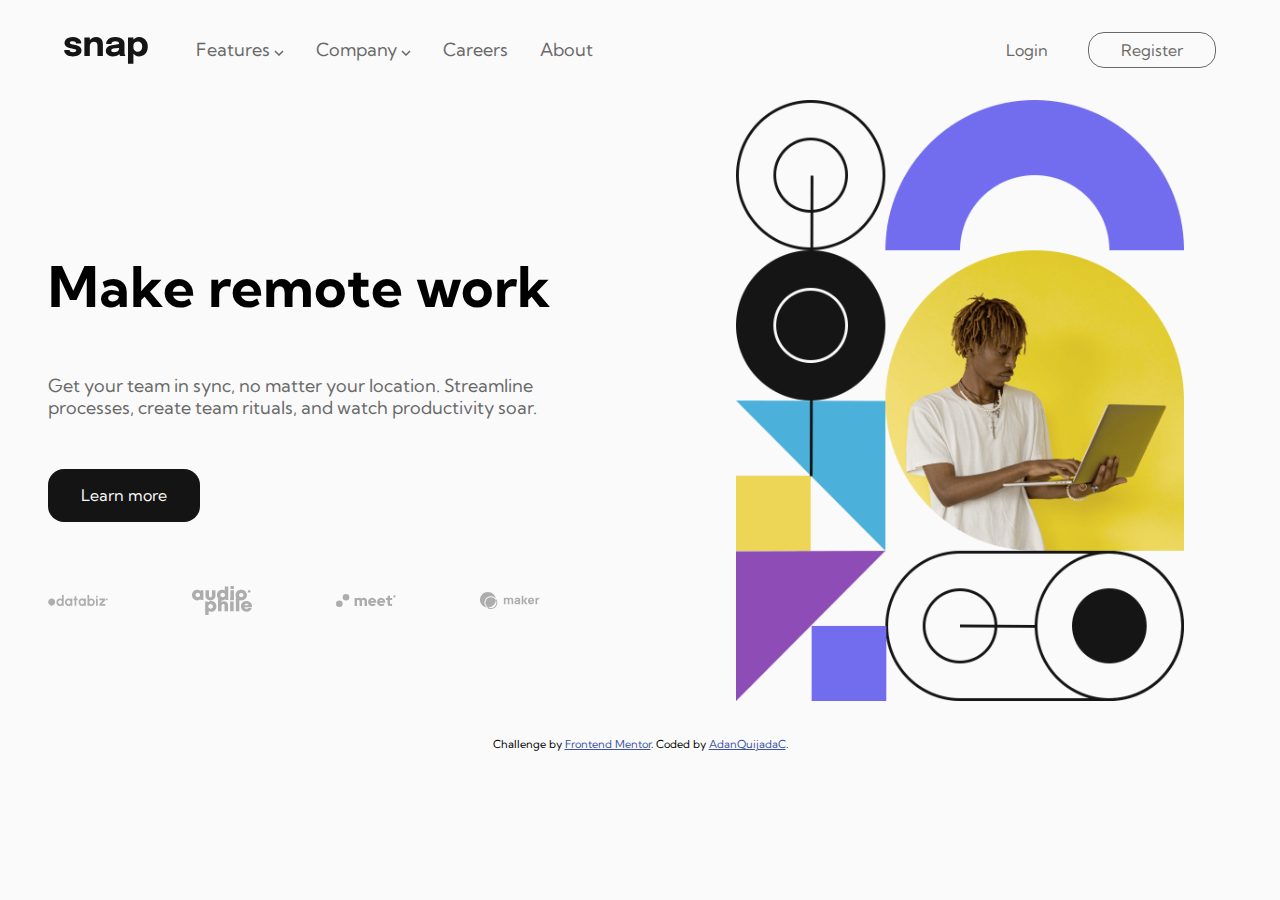
<file: index.html>
<!DOCTYPE html>
<html lang="en">

<head>
  <meta charset="UTF-8">
  <meta name="viewport" content="width=device-width, initial-scale=1.0">

  <link rel="icon" type="image/png" sizes="32x32" href="./images/favicon-32x32.png">
  <!-- Normalize CSS v8.0.1 -->
  <link rel="stylesheet" href="src/css/normalize.css">
  <link rel="stylesheet" href="src/css/stytes.css">

  <title>Frontend Mentor | Intro section with dropdown navigation - My solution</title>

  <style>
    .attribution {
      font-size: 11px;
      text-align: center;
      position: absolute;
      bottom: 0;
      width: 100%;

    }

    .attribution a {
      color: hsl(228, 45%, 44%);
    }

    @media(min-width: 768px) {
      .attribution {
        bottom: -50px;
      }
    }
  </style>
</head>

<body>

  <!-- Header -->
  <header>
    <div class="container">
      <nav>
        <img class="logo" src="images/logo.svg" alt="">
        <div class="menu-toggle">
          <input class="menu-checked" type="checkbox" name="" title="checked" id="menu-label">
          <label id="trigger-label" for="menu-label">
            <img class="show" src="images/icon-menu.svg" alt="">
            <img class="hidden" src="images/icon-close-menu.svg" alt="">
          </label>

        </div>
        <div class="menu-bg">
          <section class="menu-content">
            <div class="nav-bg">
              <ul class="menu-list">

                <li class="menu-list__item">
                  <input type="checkbox" name="" id="features" title="features">
                  <label for="features">
                    <a class="menu-list__link">
                      Features
                    </a>
                  </label>

                  <span>
                    <img class="down" src="images/icon-arrow-down.svg" alt="">
                    <img class="up" src="images/icon-arrow-up.svg" alt="">
                  </span>
                  <div class="menu-sub-background">
                    <ul class="menu-sub">
                      <li class="menu-sub__item">
                        <span>
                          <img src="images/icon-todo.svg" alt="">
                        </span>
                        <a class="menu-sub__link" href="">
                          Todo List
                        </a>
                      </li>
                      <li class="menu-sub__item">
                        <span>
                          <img src="images/icon-calendar.svg" alt="">
                        </span>
                        <a class="menu-sub__link" href="">
                          Calendar
                        </a>
                      </li>
                      <li class="menu-sub__item">
                        <span>
                          <img src="images/icon-reminders.svg" alt="">
                        </span>
                        <a class="menu-sub__link" href="">
                          Reminders
                        </a>
                      </li>
                      <li class="menu-sub__item">
                        <span>
                          <img src="images/icon-planning.svg" alt="">
                        </span>
                        <a class="menu-sub__link" href="">
                          Planning
                        </a>
                      </li>
                    </ul>
                  </div>

                </li>


                <li class="menu-list__item">
                  <input type="checkbox" name="" id="company" title="features">
                  <label for="company">
                    <a class="menu-list__link">
                      Company
                    </a>
                  </label>
                  <span>
                    <img class="down" src="images/icon-arrow-down.svg" alt="">
                    <img class="up" src="images/icon-arrow-up.svg" alt="">
                  </span>
                  <div class="menu-sub-background menu-sub--second">
                    <ul class="menu-sub ">
                      <li class="menu-sub__item">
                        <a class="menu-sub__link" href="">
                          History
                        </a>
                      </li>
                      <li class="menu-sub__item">
                        <a class="menu-sub__link" href="">
                          Our Team
                        </a>
                      </li>
                      <li class="menu-sub__item">
                        <a class="menu-sub__link" href="">
                          Blog
                        </a>
                      </li>
                    </ul>
                  </div>

                </li>


                <li class="menu-list__item">
                  <a class="menu-list__link" href="">
                    Careers
                  </a>
                </li>


                <li class="menu-list__item">
                  <a class="menu-list__link" href="">
                    About
                  </a>
                </li>
              </ul>
              <form class="menu-form" action="">
                <input type="button" value="Login">
                <button type="submit">Register</button>
              </form>
            </div>

          </section>

        </div>

      </nav>
    </div>
  </header>

  <!-- Main -->
  <main>
    <div class="container">
      <section class="make">
        <div class="card">
          <div class="card-body">
            <h1> Make remote work</h1>
            <p>Get your team in sync, no matter your location. Streamline processes,
              create team rituals, and watch productivity soar.</p>
            <a class="" href="">
              Learn more
            </a>
          </div>
          <div class="card-footer">
            <img src="images/client-databiz.svg" alt="">
            <img src="images/client-audiophile.svg" alt="">
            <img src="images/client-meet.svg" alt="">
            <img src="images/client-maker.svg" alt="">
          </div>


        </div>
        <figure>
          <img src="images/image-hero-desktop.png" alt="">
        </figure>
      </section>
    </div>
  </main>

  <!-- Attribution -->
  <div class="attribution">
    Challenge by <a href="https://www.frontendmentor.io?ref=challenge" rel="noopener" target="_blank">Frontend
      Mentor</a>.
    Coded by <a href="#">AdanQuijadaC</a>.
  </div>
  <script src="src/js/app.js"></script>
</body>

</html>
</file>
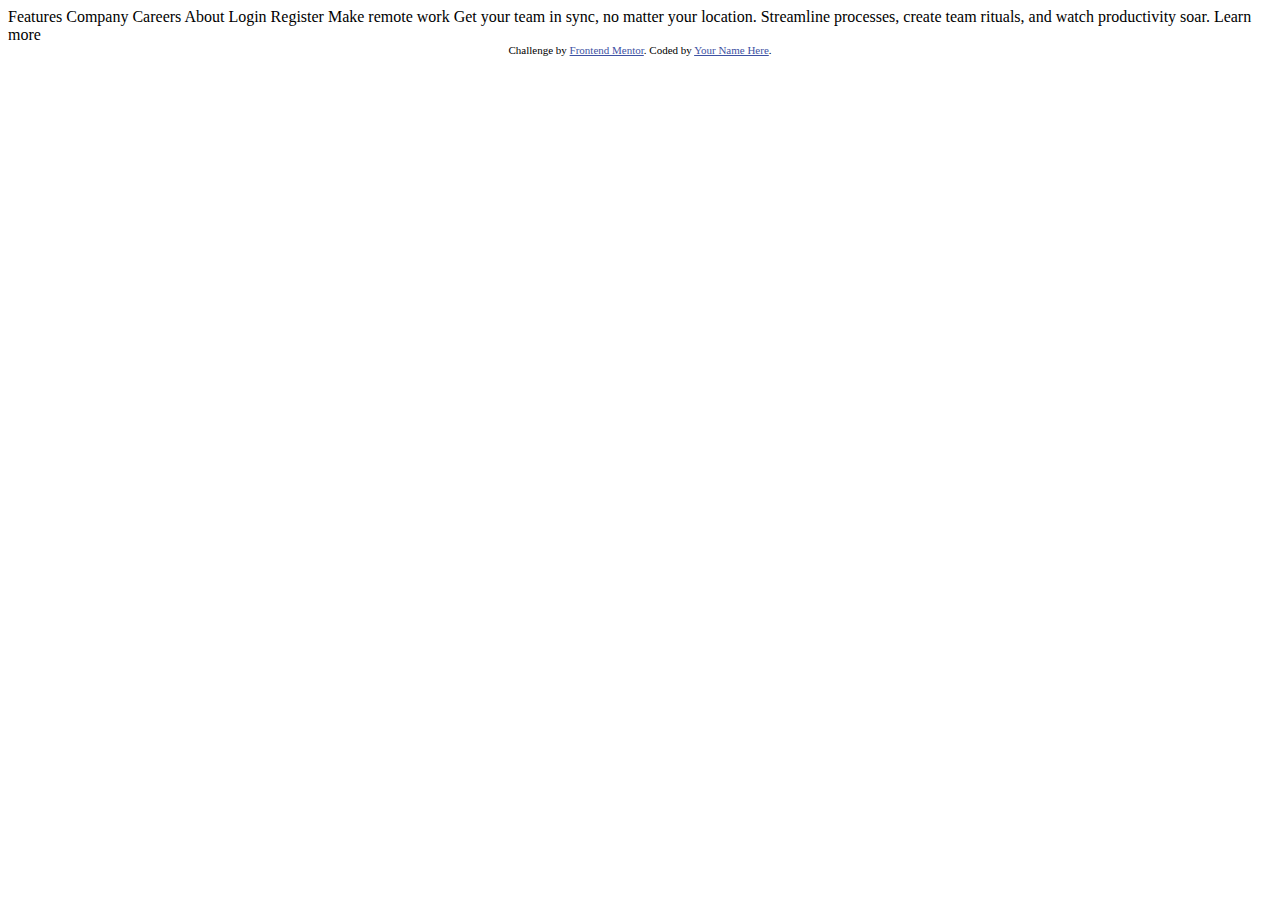
<file: index_Template.html>
<!DOCTYPE html>
<html lang="en">

<head>
  <meta charset="UTF-8">
  <meta name="viewport" content="width=device-width, initial-scale=1.0">
  <!-- displays site properly based on user's device -->

  <link rel="icon" type="image/png" sizes="32x32" href="./images/favicon-32x32.png">

  <title>Frontend Mentor | Intro section with dropdown navigation</title>

  <!-- Feel free to remove these styles or customise in your own stylesheet 👍 -->
  <style>
    .attribution {
      font-size: 11px;
      text-align: center;
    }

    .attribution a {
      color: hsl(228, 45%, 44%);
    }
  </style>
</head>

<body>

  Features
  Company
  Careers
  About

  Login
  Register

  Make remote work

  Get your team in sync, no matter your location. Streamline processes,
  create team rituals, and watch productivity soar.

  Learn more

  <div class="attribution">
    Challenge by <a rel="noopener" href="https://www.frontendmentor.io?ref=challenge" target="_blank">Frontend
      Mentor</a>.
    Coded by <a href="#">Your Name Here</a>.
  </div>
</body>

</html>
</file>
<file: src/css/stytes.css>
@import url('https://fonts.googleapis.com/css2?family=Kumbh+Sans:wght@400;700&display=swap');

html {
    box-sizing: border-box;
}

*,
*:before,
*:after {
    box-sizing: inherit;
}

:root {
    --Almost-White: hsl(0, 0%, 98%);
    --Medium-Gray: hsl(0, 0%, 41%);
    --Almost-Black: hsl(0, 0%, 8%);
}

body {
    font-family: 'Kumbh Sans',
        sans-serif;
    background-color: var(--Almost-White);
    position: relative;
}

nav {
    display: flex;
    justify-content: space-between;
    height: 100px;
    width: 90%;
    align-items: center;
    margin: 0 auto;
}

input {
    display: none;
}

figure {
    margin: 0;
}

.container {
    max-width: 1440px;
    margin: 0 auto;
}

.logo {
    cursor: pointer;
}

.menu-toggle {
    z-index: 10;

}


.menu-bg {
    background-color: rgba(0, 0, 0, 0.137);
    position: fixed;
    width: 100%;
    height: 100%;
    top: 0;
    left: 0;
    display: none;
}

.menu-content {
    background-color: white;
    position: absolute;
    top: 0;
    right: 0;
    height: 100%;
    width: 65%;
    display: flex;
    flex-direction: column;
    justify-content: start;
    padding-top: 5rem;
}

.nav-bg {
    display: flex;
    flex-direction: column;
    gap: 2rem;
}

.menu-list {
    display: flex;
    flex-direction: column;
    gap: 2rem;
    list-style: none;
    padding: 0;
    width: 80%;
    margin: 0 auto;
}

.menu-list__item {
    display: block;

}

.menu-list__link {
    text-decoration: none;
    color: var(--Medium-Gray);
    font-size: 1.3rem;
}

.menu-list__item span .up {
    display: none;
}


.menu-sub-background {
    display: none;

}

.menu-sub {
    list-style: none;
    display: flex;
    flex-direction: column;
    gap: 1rem;
    padding-top: 1rem;

}

.menu-sub__item {
    display: flex;
    gap: 1rem;
    align-items: center;

}

.menu-sub__link {
    text-decoration: none;
    color: var(--Medium-Gray);
}

.menu-form {
    display: flex;
    flex-direction: column;
    gap: 0.5rem;
}

.menu-form input {
    display: block;
    outline: none;
    border: none;
    background-color: white;
    width: 80%;
    margin: 0 auto;
    padding: 0.5rem 0;
}

.menu-form button {
    background-color: white;
    outline: none;
    border: 1px solid black;
    border-radius: 1rem;
    width: 80%;
    margin: 0 auto;
    padding: 0.5rem 0;
}

.show-menu {
    display: block;
}

.menu-label img {
    display: block;
    width: 25px;
    height: 25px;
    cursor: pointer;
}

.hidden {
    display: none;
}

.menu-checked {
    display: none;
}


/*** Events ***/

/* Toggle menu */
.menu-checked:checked~label .show {
    display: none;
}

.menu-checked:checked~label .hidden {
    display: block;
}


/* Toggle sub-menus */
#features:checked~.menu-sub-background {
    display: flex;
}

#company:checked~.menu-sub-background {
    display: flex;
}

#features:checked~span .down {
    display: none;
}

#features:checked~span .up {
    display: inline;
}

#company:checked~span .down {
    display: none;
}

#company:checked~span .up {
    display: inline;
}


/* Main */
.make {
    display: grid;
    grid-template-rows: 1fr 1fr;
    grid-auto-flow: row;
    text-align: center;
}

.card {
    display: flex;
    flex-direction: column;
    gap: 2rem;
    order: 2;
    width: 90%;
    margin: 0 auto;
    align-items: center;
    grid-column: 1/-1;
    grid-row: 2/3;

}

.card-body {
    padding: 2rem 1rem;
    display: flex;
    flex-direction: column;
}

.card-body h1 {
    font-size: 2.5rem;
}

.card-body p {
    color: var(--Medium-Gray);
    line-height: 1.4rem;
    width: 100%;
}

.card-body a {
    text-decoration: none;
    font-size: 1.5rem;
    color: var(--Almost-White);
    background-color: var(--Almost-Black);
    padding: 1rem 2rem;
    border-radius: 1rem;
    display: block;
    width: max-content;
    align-self: center;

}

.card-footer {
    padding: 0 1rem;
    display: grid;
    grid-template-columns: repeat(4, 1fr);
    gap: 2em;
    align-items: center;
    overflow: hidden;
}

.card-footer img {
    width: 60px;
}

.make figure {

    grid-column: 1/-1;
    grid-row: 1/2;
}

.make figure>img {
    background-size: cover;
    width: 100%;
    height: 100%;
    background-position: center;
    background-repeat: no-repeat;


}




/* Media breakpoint 768px */
@media(min-width: 768px) {

    nav {
        position: relative;
        justify-content: start;
        gap: 3rem;
    }

    .menu-toggle {
        display: none;
    }

    .menu-bg {
        display: none;
        background-color: unset;
        position: unset;
        width: auto;
        height: auto;
        top: unset;
        left: unset;
        display: block;

    }

    .menu-content {
        background-color: unset;
        position: unset;
        top: auto;
        right: auto;
        height: auto;
        width: auto;
        display: flex;
        flex-direction: row;
        padding-top: 0;
    }

    .nav-bg {
        display: flex;
        flex-direction: row;
        align-items: center;
        gap: 2rem;
    }

    .menu-list {
        display: flex;
        flex-direction: row;
        gap: 2rem;
        list-style: none;
        padding: 0;
        margin: 0;
        width: auto;
        margin: unset;
        position: relative;
    }

    .menu-list__link {
        font-size: 18px;
        cursor: pointer;
    }

    .menu-form {
        display: flex;
        flex-direction: row;
        gap: 0.5rem;
        position: absolute;
        top: 0;
        right: 0;
        bottom: 0;
        align-items: center;


    }

    .menu-form input {
        display: block;
        outline: none;
        border: none;
        background-color: inherit;
        width: 80%;
        margin: 0 auto;
        padding: 0.5rem 2rem;
        cursor: pointer;
        color: var(--Medium-Gray);
        height: max-content;

    }

    .menu-form button {
        background-color: inherit;
        outline: none;
        border: 1px solid var(--Medium-Gray);
        border-radius: 1rem;
        width: 80%;
        margin: 0 auto;
        padding: 0.5rem 2rem;
        cursor: pointer;
        color: var(--Medium-Gray);
        height: max-content;

    }

    .menu-sub-background {
        position: absolute;
        display: flex;
        display: none;
        top: 100%;
        left: -60px;
        width: max-content;


    }

    .menu-sub--second {
        left: 120px;
    }

    .menu-sub {
        margin-top: 1rem;
        list-style: none;
        display: flex;
        flex-direction: column;
        gap: 1rem;
        padding-top: 1rem;
        padding: 0;
        background-color: white;
        padding: 1rem 1.5rem;
        border-radius: 1rem;
        list-style: none;
        z-index: 10;

    }


    .menu-sub__item {
        display: flex;
        align-items: center;

    }

    .menu-sub__item span img {
        width: 16px;
        width: 16px;
    }

    .menu-sub__link {
        text-decoration: none;
        color: var(--Medium-Gray);
    }


    /* Main */

    .make {
        display: grid;
        grid-template-columns: 1fr 1fr;
        grid-template-rows: 1fr;
        text-align: center;
    }

    .card {
        display: flex;
        flex-direction: column;
        width: 90%;
        margin: 0 auto;
        align-items: unset;
        grid-column: unset;
        grid-row: unset;
        order: 0;
        justify-content: center;



    }

    .card-body {
        padding: 2rem 1rem;
        display: flex;
        flex-direction: column;
        text-align: left;
    }

    .card-body h1 {
        font-size: 3.5rem;
    }

    .card-body p {
        color: var(--Medium-Gray);
        font-size: 18px;
        line-height: 1.4rem;
        width: 100%;
        padding-bottom: 2rem;
    }

    .card-body a {
        text-decoration: none;
        font-size: 1rem;
        color: var(--Almost-White);
        background-color: var(--Almost-Black);
        padding: 1rem 2rem;
        border-radius: 1rem;
        display: block;
        width: max-content;
        align-self: unset;
        border: 1px solid transparent;


    }

    .card-footer {
        padding: 0 1rem;
        display: grid;
        grid-template-columns: repeat(4, 1fr);
        gap: 2em;
        overflow: hidden;
    }

    .card-footer img {
        width: 60px;
    }

    .make figure {
        margin: 0 auto;
        width: 70%;
        grid-column: unset;
        grid-row: unset;
    }

    .make figure>img {
        background-size: cover;
        width: 100%;
        height: 100%;
        background-position: center;
        background-repeat: no-repeat;


    }

    /*** Events ***/
    .menu-list__link:hover {
        color: black;
    }

    .menu-form input:hover {
        color: black;
    }

    .menu-form button:hover {
        color: black;
        border: 1px solid black;
    }

    .menu-list__item:hover span .down {
        display: none;
    }

    .menu-list__item:hover span .up {
        display: inline;
    }

    .menu-list__item:hover .menu-sub-background {
        display: flex;
    }

    .menu-sub__item:hover a {
        color: var(--Almost-Black);
    }

    .card-body a:hover {
        background-color: var(--Almost-White);
        color: var(--Almost-Black);
        border: 1px solid var(--Medium-Gray);
    }

}
</file>
